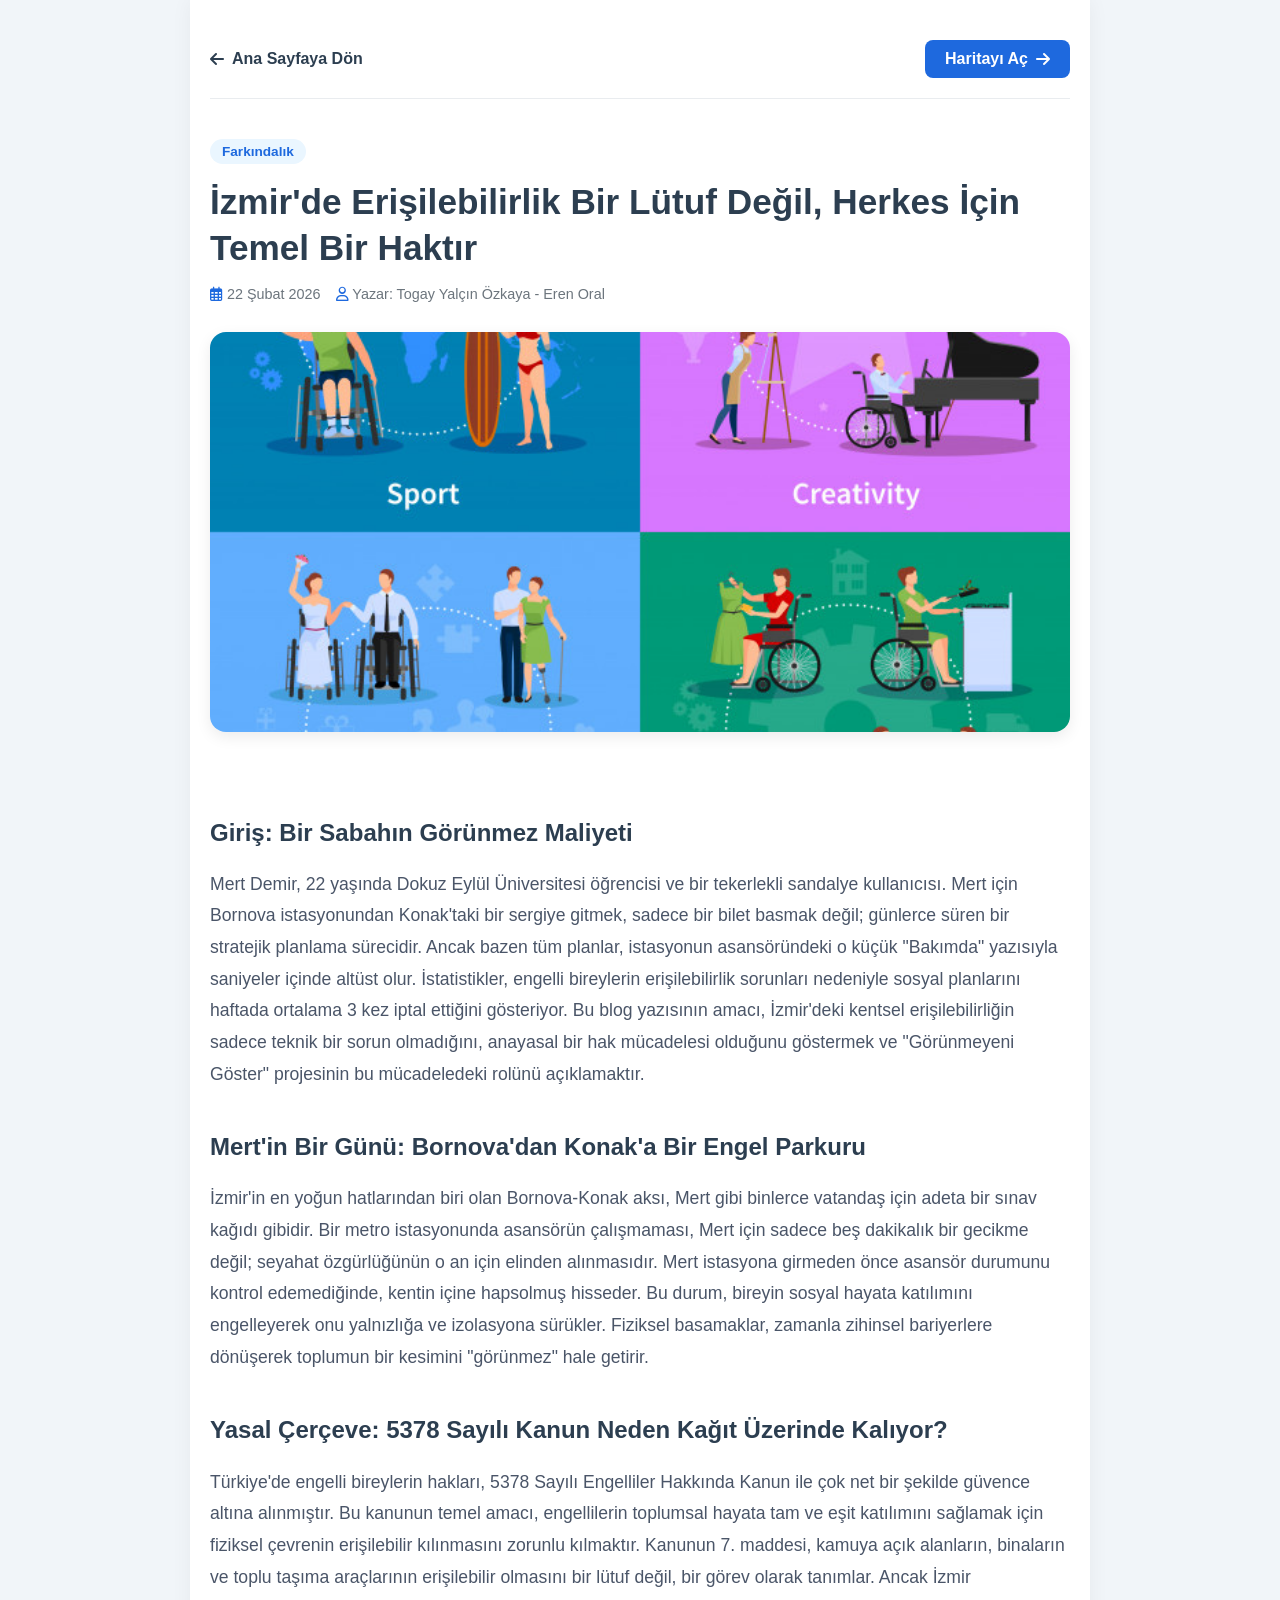
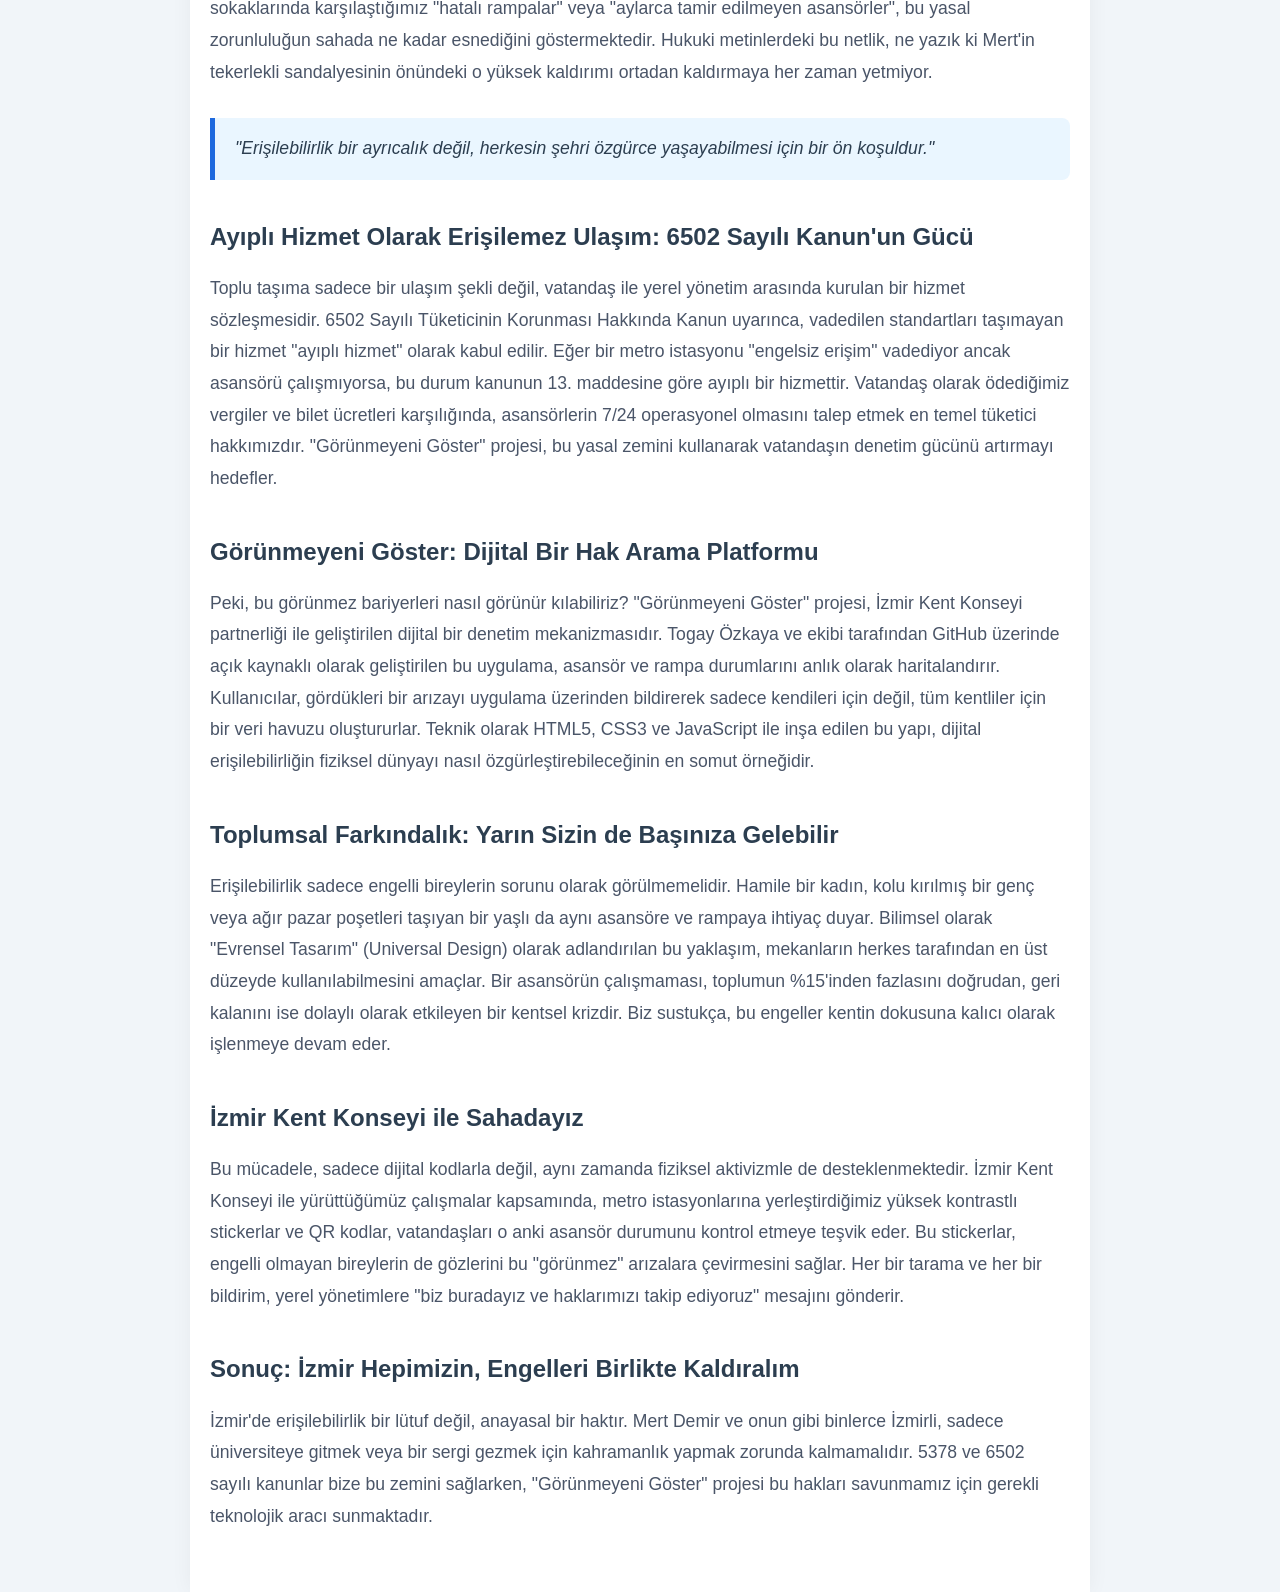
<file: blog1.html>
<!DOCTYPE html>
<html lang="tr">
<head>
    <meta charset="UTF-8">
    <meta name="viewport" content="width=device-width, initial-scale=1.0">
    <title>İzmir'de Erişilebilirlik Bir Lütuf Değil, Herkes İçin Temel Bir Haktır | Visi Blog</title>
    <link rel="stylesheet" href="https://cdnjs.cloudflare.com/ajax/libs/font-awesome/6.4.0/css/all.min.css">
    <link rel="stylesheet" href="style.css?v=14">
</head>
<body style="background-color: #f1f5f9;">

    <div class="blog-page-container">
        
        <nav class="blog-nav">
            <a href="index.html" class="btn-home"><i class="fas fa-arrow-left"></i> Ana Sayfaya Dön</a>
            <a href="harita.html" class="btn-map">Haritayı Aç <i class="fas fa-arrow-right"></i></a>
        </nav>

        <article>
            <span class="blog-category">Farkındalık</span>
            <h1 class="blog-title">İzmir'de Erişilebilirlik Bir Lütuf Değil, Herkes İçin Temel Bir Haktır</h1>
            
            <div class="blog-meta">
                <span><i class="far fa-calendar-alt"></i> 22 Şubat 2026</span>
                <span><i class="far fa-user"></i> Yazar: Togay Yalçın Özkaya - Eren Oral</span>
            </div>

            <img src="eriselebilirlik.png" alt="Erişilebilirlik Farkındalığı" class="blog-hero-image">

            <div class="blog-content">
                <h3>Giriş: Bir Sabahın Görünmez Maliyeti</h3>
                <p>Mert Demir, 22 yaşında Dokuz Eylül Üniversitesi öğrencisi ve bir tekerlekli sandalye kullanıcısı. Mert için Bornova istasyonundan Konak'taki bir sergiye gitmek, sadece bir bilet basmak değil; günlerce süren bir stratejik planlama sürecidir. Ancak bazen tüm planlar, istasyonun asansöründeki o küçük "Bakımda" yazısıyla saniyeler içinde altüst olur. İstatistikler, engelli bireylerin erişilebilirlik sorunları nedeniyle sosyal planlarını haftada ortalama 3 kez iptal ettiğini gösteriyor. Bu blog yazısının amacı, İzmir'deki kentsel erişilebilirliğin sadece teknik bir sorun olmadığını, anayasal bir hak mücadelesi olduğunu göstermek ve "Görünmeyeni Göster" projesinin bu mücadeledeki rolünü açıklamaktır.</p>

                <h3>Mert'in Bir Günü: Bornova'dan Konak'a Bir Engel Parkuru</h3>
                <p>İzmir'in en yoğun hatlarından biri olan Bornova-Konak aksı, Mert gibi binlerce vatandaş için adeta bir sınav kağıdı gibidir. Bir metro istasyonunda asansörün çalışmaması, Mert için sadece beş dakikalık bir gecikme değil; seyahat özgürlüğünün o an için elinden alınmasıdır. Mert istasyona girmeden önce asansör durumunu kontrol edemediğinde, kentin içine hapsolmuş hisseder. Bu durum, bireyin sosyal hayata katılımını engelleyerek onu yalnızlığa ve izolasyona sürükler. Fiziksel basamaklar, zamanla zihinsel bariyerlere dönüşerek toplumun bir kesimini "görünmez" hale getirir.</p>

                <h3>Yasal Çerçeve: 5378 Sayılı Kanun Neden Kağıt Üzerinde Kalıyor?</h3>
                <p>Türkiye'de engelli bireylerin hakları, 5378 Sayılı Engelliler Hakkında Kanun ile çok net bir şekilde güvence altına alınmıştır. Bu kanunun temel amacı, engellilerin toplumsal hayata tam ve eşit katılımını sağlamak için fiziksel çevrenin erişilebilir kılınmasını zorunlu kılmaktır. Kanunun 7. maddesi, kamuya açık alanların, binaların ve toplu taşıma araçlarının erişilebilir olmasını bir lütuf değil, bir görev olarak tanımlar. Ancak İzmir sokaklarında karşılaştığımız "hatalı rampalar" veya "aylarca tamir edilmeyen asansörler", bu yasal zorunluluğun sahada ne kadar esnediğini göstermektedir. Hukuki metinlerdeki bu netlik, ne yazık ki Mert'in tekerlekli sandalyesinin önündeki o yüksek kaldırımı ortadan kaldırmaya her zaman yetmiyor.</p>

                <blockquote>"Erişilebilirlik bir ayrıcalık değil, herkesin şehri özgürce yaşayabilmesi için bir ön koşuldur."</blockquote>

                <h3>Ayıplı Hizmet Olarak Erişilemez Ulaşım: 6502 Sayılı Kanun'un Gücü</h3>
                <p>Toplu taşıma sadece bir ulaşım şekli değil, vatandaş ile yerel yönetim arasında kurulan bir hizmet sözleşmesidir. 6502 Sayılı Tüketicinin Korunması Hakkında Kanun uyarınca, vadedilen standartları taşımayan bir hizmet "ayıplı hizmet" olarak kabul edilir. Eğer bir metro istasyonu "engelsiz erişim" vadediyor ancak asansörü çalışmıyorsa, bu durum kanunun 13. maddesine göre ayıplı bir hizmettir. Vatandaş olarak ödediğimiz vergiler ve bilet ücretleri karşılığında, asansörlerin 7/24 operasyonel olmasını talep etmek en temel tüketici hakkımızdır. "Görünmeyeni Göster" projesi, bu yasal zemini kullanarak vatandaşın denetim gücünü artırmayı hedefler.</p>

                <h3>Görünmeyeni Göster: Dijital Bir Hak Arama Platformu</h3>
                <p>Peki, bu görünmez bariyerleri nasıl görünür kılabiliriz? "Görünmeyeni Göster" projesi, İzmir Kent Konseyi partnerliği ile geliştirilen dijital bir denetim mekanizmasıdır. Togay Özkaya ve ekibi tarafından GitHub üzerinde açık kaynaklı olarak geliştirilen bu uygulama, asansör ve rampa durumlarını anlık olarak haritalandırır. Kullanıcılar, gördükleri bir arızayı uygulama üzerinden bildirerek sadece kendileri için değil, tüm kentliler için bir veri havuzu oluştururlar. Teknik olarak HTML5, CSS3 ve JavaScript ile inşa edilen bu yapı, dijital erişilebilirliğin fiziksel dünyayı nasıl özgürleştirebileceğinin en somut örneğidir.</p>

                <h3>Toplumsal Farkındalık: Yarın Sizin de Başınıza Gelebilir</h3>
                <p>Erişilebilirlik sadece engelli bireylerin sorunu olarak görülmemelidir. Hamile bir kadın, kolu kırılmış bir genç veya ağır pazar poşetleri taşıyan bir yaşlı da aynı asansöre ve rampaya ihtiyaç duyar. Bilimsel olarak "Evrensel Tasarım" (Universal Design) olarak adlandırılan bu yaklaşım, mekanların herkes tarafından en üst düzeyde kullanılabilmesini amaçlar. Bir asansörün çalışmaması, toplumun %15'inden fazlasını doğrudan, geri kalanını ise dolaylı olarak etkileyen bir kentsel krizdir. Biz sustukça, bu engeller kentin dokusuna kalıcı olarak işlenmeye devam eder.</p>

                <h3>İzmir Kent Konseyi ile Sahadayız</h3>
                <p>Bu mücadele, sadece dijital kodlarla değil, aynı zamanda fiziksel aktivizmle de desteklenmektedir. İzmir Kent Konseyi ile yürüttüğümüz çalışmalar kapsamında, metro istasyonlarına yerleştirdiğimiz yüksek kontrastlı stickerlar ve QR kodlar, vatandaşları o anki asansör durumunu kontrol etmeye teşvik eder. Bu stickerlar, engelli olmayan bireylerin de gözlerini bu "görünmez" arızalara çevirmesini sağlar. Her bir tarama ve her bir bildirim, yerel yönetimlere "biz buradayız ve haklarımızı takip ediyoruz" mesajını gönderir.</p>

                <h3>Sonuç: İzmir Hepimizin, Engelleri Birlikte Kaldıralım</h3>
                <p>İzmir'de erişilebilirlik bir lütuf değil, anayasal bir haktır. Mert Demir ve onun gibi binlerce İzmirli, sadece üniversiteye gitmek veya bir sergi gezmek için kahramanlık yapmak zorunda kalmamalıdır. 5378 ve 6502 sayılı kanunlar bize bu zemini sağlarken, "Görünmeyeni Göster" projesi bu hakları savunmamız için gerekli teknolojik aracı sunmaktadır.</p>
            </div>
        </article>
    </div>

</body>
</html>
</file>
<file: style.css>
/* --- GENEL AYARLAR --- */
:root { 
    --primary-color: #1e69de; 
    --primary-light: #eaf6ff; 
    --secondary-color: #2c3e50; 
    --success-color: #27ae60; 
    --danger-color: #c0392b; 
    --warning-color: #f39c12; 
    --light-bg: #f8f9fa; 
    --modal-bg: #f3f4f6; 
    --border-color: #e9ecef; 
    --text-dark: #343a40; 
    --text-muted: #6c757d; 
    --sidebar-width: 360px; 
}
* { margin: 0; padding: 0; box-sizing: border-box; font-family: 'Segoe UI', Roboto, sans-serif; }

/* Ana Sayfa İçin Serbest Bırakma (Blog vs için) */
body { background-color: var(--light-bg); color: var(--text-dark); display: flex; flex-direction: column; overflow-x: hidden; margin: 0; min-height: 100vh; }

/* ========================================================= */
/* HARİTA SAYFASI KİLİDİ (Sayfanın aşağı kaymasını engeller) */
/* ========================================================= */
body.map-page { height: 100vh !important; overflow: hidden !important; }
body.map-page .container { height: 100vh !important; overflow: hidden !important; }

.container { display: flex; flex: 1; position: relative; width: 100%; overflow: hidden; }
button { cursor: pointer; border: none; outline: none; font-family: inherit; }

/* ========================================================= */
/* SOL PANEL (SIDEBAR)                                       */
/* ========================================================= */
.sidebar { 
    width: var(--sidebar-width); 
    background: white; 
    display: flex; 
    flex-direction: column; 
    box-shadow: 2px 0 15px rgba(0,0,0,0.05); 
    z-index: 2000; 
    transition: transform 0.3s ease, margin-left 0.3s ease; 
    height: 100%; 
}
.sidebar.closed { margin-left: calc(var(--sidebar-width) * -1); position: absolute; }

.sidebar-header { padding: 20px; border-bottom: 1px solid var(--border-color); flex-shrink: 0; }
.header-top-section { display: flex; justify-content: space-between; align-items: flex-start; margin-bottom: 20px; }

/* Logo ve Marka Alanı (60px olarak düzeltilmişti, korundu) */
.brand-wrapper { 
    display: flex; 
    align-items: center; 
    gap: 20px; 
    flex: 1; 
    text-decoration: none; 
    color: inherit; 
}

.brand-wrapper img { 
    height: 60px; 
    width: auto; 
}

.brand-text-group { display: flex; flex-direction: column; justify-content: center; }
.brand-title { font-size: 1.35rem; font-weight: 800; color: var(--primary-color); line-height: 1; margin-bottom: 4px; }
.brand-slogan { color: var(--text-muted); font-size: 0.85rem; font-weight: 500; margin: 0; }

.btn-close-sidebar { display: flex; background: none; border: none; color: var(--text-muted); font-size: 1.5rem; width: 40px; height: 40px; align-items: center; justify-content: center; border-radius: 8px; transition: 0.2s; }
.btn-close-sidebar:hover { color: var(--danger-color); background: #fdf2f2; }

.profile-card-mini { display: flex; align-items: center; justify-content: space-between; background: white; padding: 10px 15px; border-radius: 16px; cursor: pointer; border: 2px solid var(--border-color); transition: 0.2s; }
.profile-card-mini:hover { border-color: var(--primary-color); transform: translateY(-2px); box-shadow: 0 5px 15px rgba(30, 105, 222, 0.15); }
.profile-text { text-align: left; }
.p-name { display: block; font-weight: 700; font-size: 0.95rem; color: var(--secondary-color); }
.p-lvl { color: var(--primary-color); font-weight: 600; font-size: 0.8rem; }
.profile-avatar img { width: 38px; height: 38px; border-radius: 50%; border: 2px solid var(--light-bg); object-fit: cover; }

.search-ticker-area { background: var(--light-bg); padding: 15px; border-bottom: 1px solid var(--border-color); flex-shrink: 0; }
.search-box { display: flex; align-items: center; gap: 10px; background: white; border: 1px solid var(--border-color); padding: 10px 15px; border-radius: 8px; margin-bottom: 10px; }
.search-box input { border: none; flex: 1; outline: none; }
.news-ticker { display: flex; align-items: center; gap: 10px; background: white; padding: 8px 12px; border-radius: 6px; font-size: 0.85rem; color: var(--text-muted); border: 1px solid var(--border-color); }
.news-ticker i { color: var(--primary-color); animation: pulse 2s infinite; }
.ticker-wrapper { flex: 1; overflow: hidden; }
.ticker-content { white-space: nowrap; animation: tickerMove 15s linear infinite; }
@keyframes tickerMove { 0% { transform: translateX(100%); } 100% { transform: translateX(-100%); } }
@keyframes pulse { 0% { opacity: 1; } 50% { opacity: 0.5; } 100% { opacity: 1; } }

.list-header { display: flex; justify-content: space-between; align-items: center; padding: 15px 20px; border-bottom: 1px solid var(--border-color); background: white; font-weight: 600; flex-shrink: 0; }
.count-badge { background: var(--border-color); color: var(--text-muted); padding: 2px 8px; border-radius: 12px; font-size: 0.85rem; }

/* ========================================================= */
/* İSTASYON LİSTESİ İÇİN SABİT KAYDIRMA ÇUBUĞU (SCROLLBAR)   */
/* ========================================================= */
.results-list { 
    flex: 1; 
    overflow-y: auto; 
    padding: 15px; 
    background: var(--light-bg); 
    min-height: 0; 
}

.results-list::-webkit-scrollbar { width: 8px; }
.results-list::-webkit-scrollbar-track { background: #f1f5f9; border-radius: 10px; border: 1px solid #e2e8f0; }
.results-list::-webkit-scrollbar-thumb { background: #cbd5e1; border-radius: 10px; }
.results-list::-webkit-scrollbar-thumb:hover { background: var(--primary-color); }

.station-card { background: white; border: 1px solid var(--border-color); border-radius: 10px; padding: 12px 15px; margin-bottom: 10px; display: flex; justify-content: space-between; align-items: center; transition: 0.2s; cursor: pointer; }
.station-card:hover { border-color: var(--primary-color); transform: translateY(-2px); box-shadow: 0 5px 15px rgba(0,0,0,0.05); }
.card-info { flex: 1; }
.card-header { display: flex; align-items: center; gap: 8px; margin-bottom: 5px; font-weight: 600; }
.status-badge { display: inline-flex; align-items: center; gap: 5px; padding: 3px 8px; border-radius: 6px; font-size: 0.75rem; font-weight: 600; }
.status-ok { background: #e8f8f5; color: var(--success-color); }
.status-err { background: #fdedec; color: var(--danger-color); }
.status-pending { background: #fff3cd; color: var(--warning-color); }
.card-actions { display: flex; gap: 8px; }
.btn-icon-action { width: 36px; height: 36px; border-radius: 8px; display: flex; align-items: center; justify-content: center; color: white; transition: 0.2s; background: var(--primary-color); }

/* ========================================================= */
/* HARİTA VE BUTONLAR                                        */
/* ========================================================= */
.map-container { flex: 1; position: relative; height: 100%; width: 100%; background: #e5e5e5; }
#map { position: absolute; top: 0; bottom: 0; left: 0; right: 0; width: 100%; height: 100%; z-index: 1; }

.btn-toggle { position: absolute; top: 20px; left: 20px; z-index: 1500; background: white; width: 45px; height: 45px; border-radius: 50%; box-shadow: 0 4px 10px rgba(0,0,0,0.2); cursor: pointer; display: flex; align-items: center; justify-content: center; font-size: 1.2rem; color: var(--secondary-color); transition: 0.2s; }
.btn-toggle:hover { background: var(--primary-color); color: white; }
.btn-home { position: absolute; top: 20px; right: 20px; z-index: 1500; background: white; width: 45px; height: 45px; border-radius: 50%; box-shadow: 0 4px 10px rgba(0,0,0,0.2); display: flex; align-items: center; justify-content: center; font-size: 1.2rem; color: var(--primary-color); transition: 0.2s; text-decoration: none; }
.btn-home:hover { background: var(--primary-color); color: white; }
.btn-gps { position: absolute; bottom: 30px; right: 20px; z-index: 1001; background: white; width: 45px; height: 45px; border-radius: 50%; box-shadow: 0 4px 10px rgba(0,0,0,0.2); cursor: pointer; display: flex; align-items: center; justify-content: center; color: var(--text-dark); transition: 0.2s; font-size: 1.2rem; }
.leaflet-top.leaflet-left { margin-top: 80px; }

.map-legend { position: absolute; bottom: 30px; z-index: 1001; background: white; padding: 15px 20px; border-radius: 12px; box-shadow: 0 5px 25px rgba(0,0,0,0.1); transition: 0.3s; }
.map-legend h4 { font-size: 0.9rem; margin-bottom: 10px; font-weight: 700; }
.map-legend ul { list-style: none; }
.map-legend li { display: flex; align-items: center; gap: 10px; font-size: 0.85rem; margin-bottom: 5px; color: var(--text-muted); }
.legend-dot { width: 12px; height: 12px; border-radius: 50%; }
.legend-dot.status-ok { background: var(--success-color); }
.legend-dot.status-err { background: var(--danger-color); }
.legend-dot.status-pending { background: var(--warning-color); }
@media (min-width: 769px) { .map-legend { left: 380px; } body:has(.sidebar.closed) .map-legend { left: 20px; } }

/* ========================================================= */
/* MODALLAR GENEL                                            */
/* ========================================================= */
.modal { display: none; position: fixed; top: 0; left: 0; width: 100%; height: 100%; background: rgba(0,0,0,0.6); z-index: 3000; justify-content: center; align-items: center; backdrop-filter: blur(5px); }
.modal-content { background: white; border-radius: 16px; overflow: hidden; box-shadow: 0 25px 50px rgba(0,0,0,0.25); position: relative; }
.close-icon-light, .close-icon-dark, .close-btn { position: absolute; top: 20px; right: 25px; font-size: 28px; cursor: pointer; z-index: 50; background: white; width: 35px; height: 35px; display: flex; align-items: center; justify-content: center; border-radius: 50%; box-shadow: 0 2px 10px rgba(0,0,0,0.1); color: var(--text-muted); transition: 0.2s; }
.close-icon-dark:hover, .close-btn:hover { color: var(--danger-color); }

/* ========================================================= */
/* GİRİŞ YAP & KAYIT OL - KARAKTER ANİMASYONLARI             */
/* ========================================================= */
.login-modal-design { width: 850px; max-width: 95%; display: flex; height: 550px; max-height: 90vh; }
.lm-left { flex: 1; background: #eaf0f6; position: relative; display: flex; justify-content: center; align-items: flex-end; overflow: hidden; }

/* FİLİGRAN LOGO EKLENTİSİ - OPACITY 0.25 OLARAK ARTIRILDI */
.lm-left::before {
    content: "";
    position: absolute;
    top: 0;
    left: 0;
    width: 100%;
    height: 100%;
    background-image: url("vizi-logo.png");
    background-repeat: no-repeat;
    background-position: center;
    background-size: 50%; /* Logonun büyüklüğü */
    opacity: 0.25; /* GÖRÜNÜRLÜK ARTIRILDI (%25) */
    z-index: 0; /* Arka planda kalmasını sağlar */
}

/* Karakterlerin logonun üstünde kalması için z-index korundu */
.interactive-blobs { position: relative; width: 260px; height: 210px; z-index: 1; }
.blob { position: absolute; bottom: 0; transition: transform 0.3s ease; display: flex; flex-direction: column; align-items: center; justify-content: center; }

.blob-purple { width: 90px; height: 160px; background: #6c38ff; left: 20px; border-radius: 45px 45px 0 0; z-index: 1; }
.blob-purple .eyes { display: flex; gap: 15px; margin-bottom: 10px; transition: all 0.3s ease;}
.blob-purple .eye { width: 18px; height: 18px; background: white; border-radius: 50%; display: flex; justify-content: center; align-items: center; transition: 0.2s; overflow: hidden; }
.blob-purple .pupil { width: 8px; height: 8px; background: #000; border-radius: 50%; transition: transform 0.1s, opacity 0.2s; }
.blob-purple .mouth { width: 12px; height: 4px; background: rgba(0,0,0,0.3); border-radius: 2px; transition: all 0.3s ease;}

.blob-black { width: 60px; height: 110px; background: #1a1a1a; left: 100px; border-radius: 30px 30px 0 0; z-index: 2; }
.blob-black .eyes { display: flex; gap: 10px; margin-bottom: 5px; transition: all 0.3s ease;}
.blob-black .eye { width: 14px; height: 14px; background: white; border-radius: 50%; display: flex; justify-content: center; align-items: center; transition: 0.2s; overflow: hidden; }
.blob-black .pupil { width: 6px; height: 6px; background: #000; border-radius: 50%; transition: transform 0.1s, opacity 0.2s; }

.blob-yellow { width: 60px; height: 80px; background: #ffc824; left: 160px; border-radius: 30px 30px 0 0; z-index: 3; }
.blob-yellow .eyes { display: flex; gap: 12px; margin-bottom: 8px; transition: all 0.3s ease;}
.blob-yellow .eye { width: 10px; height: 10px; background: transparent; display: flex; justify-content: center; align-items: center; transition: 0.2s; }
.blob-yellow .pupil { width: 10px; height: 10px; background: #000; border-radius: 50%; transition: transform 0.1s, height 0.2s; }
.blob-yellow .mouth { width: 8px; height: 3px; background: #333; border-radius: 2px; transition: all 0.3s ease;}

.blob-orange { width: 140px; height: 80px; background: #ff7e33; left: -20px; border-radius: 70px 70px 0 0; z-index: 4; padding-top: 20px; justify-content: flex-start; }
.blob-orange .eyes { display: flex; gap: 20px; margin-bottom: 12px; transition: all 0.3s ease;}
.blob-orange .eye { width: 12px; height: 12px; background: transparent; display: flex; justify-content: center; align-items: center; transition: 0.2s; }
.blob-orange .pupil { width: 12px; height: 12px; background: #000; border-radius: 50%; transition: transform 0.1s, height 0.2s; }
.blob-orange .mouth { width: 16px; height: 8px; border-bottom: 3px solid #333; border-radius: 0 0 16px 16px; transition: all 0.3s ease;}

.blindfolded .blob-purple .eye, .blindfolded .blob-black .eye { height: 4px; background: #333; border-radius: 2px; margin-top: 7px; }
.blindfolded .blob-purple .pupil, .blindfolded .blob-black .pupil { opacity: 0; }
.blindfolded .blob-yellow .pupil, .blindfolded .blob-orange .pupil { height: 4px; border-radius: 2px; margin-top: 4px; }
.blindfolded .blob-purple .mouth, .blindfolded .blob-yellow .mouth, .blindfolded .blob-orange .mouth {
    height: 10px; width: 10px; border-radius: 50%; border: 3px solid #333; background: transparent; border-bottom: 3px solid #333;
}

.lm-right { flex: 1.2; padding: 50px 40px; display: flex; flex-direction: column; position: relative; background: white; overflow-y: auto; }
.lm-right::-webkit-scrollbar { width: 6px; }
.lm-right::-webkit-scrollbar-track { background: transparent; }
.lm-right::-webkit-scrollbar-thumb { background: #cbd5e1; border-radius: 10px; }

/* Giriş modalları logo boyutu korundu (45px) */
.lm-right img[alt="Vizi Logo"] {
    height: 45px;
    width: auto;
    object-fit: contain;
}

.auth-tabs { display: flex; gap: 20px; margin-bottom: 25px; border-bottom: 2px solid #e0e0e0; }
.auth-tab { background: transparent; border: none; padding: 5px 5px 10px; font-size: 1.3rem; font-weight: 800; color: #a0aec0; cursor: pointer; position: relative; transition: 0.3s; }
.auth-tab.active { color: var(--secondary-color); }
.auth-tab.active::after { content: ''; position: absolute; bottom: -2px; left: 0; width: 100%; height: 4px; background: var(--primary-color); border-radius: 4px 4px 0 0; }
.lm-subtext { color: var(--text-muted); margin-bottom: 20px; font-size: 0.95rem; }
.login-form input { width: 100%; padding: 14px 20px; border: 2px solid var(--border-color); border-radius: 12px; margin-bottom: 12px; font-size: 1rem; outline: none; transition: 0.3s; background: var(--light-bg); }
.login-form input:focus { border-color: var(--primary-color); background: white; }
.terms-box { display: flex; align-items: flex-start; gap: 12px; margin-bottom: 20px; font-size: 0.85rem; color: var(--text-muted); cursor: pointer; }
.terms-box input[type="checkbox"] { margin-top: 3px; width: 18px; height: 18px; cursor: pointer; accent-color: var(--primary-color); }
.btn-login-mail { width: 100%; padding: 16px; background: var(--secondary-color); color: white; border-radius: 12px; font-size: 1.1rem; font-weight: bold; border: none; cursor: pointer; transition: 0.2s; margin-bottom: 20px; }
.btn-login-mail:hover { background: #1a252f; }
.divider { display: flex; align-items: center; color: #aaa; margin-bottom: 20px; font-size: 0.9rem; }
.divider::before, .divider::after { content: ''; flex: 1; border-bottom: 1px solid #eee; }
.divider::before { margin-right: .5em; } .divider::after { margin-left: .5em; }
.btn-google-login { width: 100%; padding: 15px; border: 2px solid var(--border-color); background: white; border-radius: 12px; cursor: pointer; display: flex; align-items: center; justify-content: center; gap: 15px; font-size: 1.05rem; font-weight: 600; transition: 0.2s; color: var(--text-dark); }

/* ========================================================= */
/* PROFİL MODALI                                             */
/* ========================================================= */
.profile-modal-design { width: 550px; max-width: 95%; border-radius: 24px; }
.pm-header { background: linear-gradient(135deg, var(--primary-color) 0%, #4ade80 100%); color: white; padding: 40px 35px 35px; position: relative; }
.pm-user-info { display: flex; align-items: center; gap: 25px; position: relative; z-index: 2; }
.pm-avatar-wrapper { position: relative; }
.pm-avatar { width: 90px; height: 90px; border-radius: 50%; background: white; border: 4px solid rgba(255,255,255,0.4); object-fit: cover; }
.pm-level-badge { position: absolute; bottom: -8px; left: 50%; transform: translateX(-50%); background: #f39c12; color: white; font-size: 0.8rem; font-weight: 800; padding: 4px 12px; border-radius: 15px; border: 2px solid white; }
.pm-text h2 { font-size: 1.6rem; margin-bottom: 6px; font-weight: 800; }
.pm-text p { font-size: 1rem; opacity: 0.95; font-weight: 500; }
.pm-body { padding: 35px; background: white; }
.pm-stats-row { display: flex; gap: 15px; margin-bottom: 35px; }
.pm-stat-box { flex: 1; background: #f8fafc; border: 1px solid #e2e8f0; text-align: center; padding: 20px 10px; border-radius: 16px; }
.pm-stat-box i { font-size: 1.8rem; margin-bottom: 12px; display: inline-block; }
.pm-stat-box h3 { font-size: 1.7rem; color: var(--secondary-color); font-weight: 800; margin-bottom: 4px; }
.pm-stat-box p { font-size: 0.85rem; color: var(--text-muted); font-weight: 700; }
.pm-progress-area { margin-bottom: 35px; background: #f8fafc; padding: 20px 25px; border-radius: 16px; border: 1px dashed #cbd5e1; }
.pm-prog-labels { display: flex; justify-content: space-between; align-items: center; font-size: 0.9rem; font-weight: 800; margin-bottom: 15px; }
.pm-prog-bg { width: 100%; height: 16px; background: #e2e8f0; border-radius: 8px; overflow: hidden; }
.pm-prog-fill { height: 100%; background: linear-gradient(to right, var(--primary-color), var(--success-color)); border-radius: 8px; }
.pm-section-title { font-size: 1.15rem; color: var(--secondary-color); margin-bottom: 15px; font-weight: 800; }
.pm-badges-grid { display: grid; grid-template-columns: repeat(auto-fit, minmax(150px, 1fr)); gap: 15px; }
.pm-badge-card { background: white; border: 1px solid #e2e8f0; padding: 15px; border-radius: 16px; display: flex; align-items: center; gap: 15px; }
.pm-badge-card.locked { opacity: 0.55; filter: grayscale(100%); background: #f8fafc; }
.badge-icon { width: 45px; height: 45px; background: var(--primary-light); color: var(--primary-color); border-radius: 12px; display: flex; align-items: center; justify-content: center; font-size: 1.5rem; }
.badge-info h5 { font-size: 1rem; color: var(--secondary-color); margin-bottom: 4px; font-weight: 800; }
.badge-info small { font-size: 0.75rem; color: var(--text-muted); display: block; font-weight: 500; }
.pm-footer-action { margin-top: 30px; text-align: center; }
.btn-logout { padding: 12px 25px; background: transparent; border: 2px solid #fee2e2; color: #ef4444; border-radius: 12px; font-weight: 700; font-size: 0.95rem; cursor: pointer; transition: 0.3s; }

/* ========================================================= */
/* BİLDİRİM VE DOĞRULAMA MODALLARI                           */
/* ========================================================= */
.report-modal-design { width: 900px; max-width: 95%; height: 650px; display: flex; flex-direction: column; border-radius: 20px; }
.modal-header { display: flex; justify-content: space-between; align-items: center; padding: 20px 30px; border-bottom: 1px solid #f0f0f0; background: white; }
.modal-header h2 { font-size: 1.4rem; color: var(--secondary-color); font-weight: 800; }
.modal-body { display: flex; flex: 1; overflow: hidden; }
.visual-container { flex: 4; position: relative; border-right: 1px solid #f0f0f0; background: #fafafa; }
#mini-map { width: 100%; height: 100%; z-index: 1; position: absolute; top: 0; bottom: 0; left: 0; right: 0; }
.mini-map-overlay { position: absolute; bottom: 20px; left: 50%; transform: translateX(-50%); background: white; padding: 10px 25px; border-radius: 30px; font-size: 0.95rem; z-index: 1000; font-weight: 700; color: var(--primary-color); box-shadow: 0 4px 15px rgba(0,0,0,0.1); pointer-events: none; }

.form-container { flex: 3; padding: 30px; background: #ffffff; overflow-y: auto; display: flex; flex-direction: column; }
.form-container::-webkit-scrollbar { width: 6px; }
.form-container::-webkit-scrollbar-track { background: transparent; }
.form-container::-webkit-scrollbar-thumb { background: #cbd5e1; border-radius: 10px; }

.form-friendly-header { text-align: center; margin-bottom: 20px; }
.form-friendly-header h3 { font-size: 1.3rem; color: var(--secondary-color); font-weight: 800; margin-bottom: 5px; }
.form-friendly-header p { font-size: 0.95rem; color: var(--text-muted); }

.issue-types-grid { display: flex; gap: 15px; margin-bottom: 20px; }
.issue-option { flex: 1; cursor: pointer; position: relative; }
.issue-option input { display: none; }
.issue-box { display: flex; flex-direction: column; align-items: center; justify-content: center; gap: 10px; padding: 20px 10px; border: 2px solid #e2e8f0; border-radius: 16px; background: #f8fafc; color: #64748b; transition: all 0.3s ease; height: 100%; box-shadow: 0 2px 5px rgba(0,0,0,0.02); }
.issue-box i { font-size: 2.2rem; transition: transform 0.3s; color: #94a3b8; }
.issue-box span { font-weight: 800; font-size: 0.95rem; letter-spacing: 0.5px; }
.issue-option:hover .issue-box { border-color: #cbd5e1; transform: translateY(-3px); box-shadow: 0 5px 15px rgba(0,0,0,0.05); }
.issue-option input:checked + .issue-box { border-color: var(--primary-color); background: var(--primary-light); color: var(--primary-color); box-shadow: 0 8px 20px rgba(30, 105, 222, 0.15); transform: translateY(-3px); }
.issue-option input:checked + .issue-box i { color: var(--primary-color); transform: scale(1.1); }

.selection-alert { padding: 12px; background: #fffbeb; border: 2px dashed #fcd34d; margin-bottom: 20px; border-radius: 12px; text-align: center; color: #b45309; font-size: 0.95rem; font-weight: 600; }
.selection-alert.selected { background: #f0fdf4; color: #15803d; border-color: #86efac; border-style: solid; }
.file-upload-wrapper { width: 100%; padding: 25px 20px; border: 2px dashed #cbd5e1; border-radius: 16px; background: #f8fafc; text-align: center; cursor: pointer; margin-bottom: 20px; display: flex; flex-direction: column; align-items: center; gap: 8px; transition: 0.3s; }
.file-upload-wrapper:hover { border-color: var(--primary-color); background: var(--primary-light); }
.file-upload-wrapper #file-label, .file-upload-wrapper #verify-file-label { font-weight: 800; font-size: 1.05rem; color: var(--secondary-color); }
@keyframes shake { 0%, 100% { transform: translateX(0); } 25%, 75% { transform: translateX(-5px); } 50% { transform: translateX(5px); } }
.shake-animation { animation: shake 0.4s ease-in-out; border-color: var(--danger-color) !important; background: #fef2f2 !important; color: var(--danger-color) !important; }
textarea { width: 100%; padding: 15px; border: 2px solid #e2e8f0; border-radius: 16px; resize: none; margin-bottom: 10px; font-size: 0.95rem; outline: none; background: #f8fafc; height: 80px; color: var(--text-dark); }
.btn-submit { width: 100%; padding: 16px; background: linear-gradient(135deg, var(--primary-color) 0%, #3a7bd5 100%); color: white; border-radius: 16px; font-weight: 800; font-size: 1.15rem; border: none; cursor: pointer; transition: 0.3s; margin-top: auto; }

.verify-modal-design { width: 500px; text-align: center; border-radius: 20px; padding: 10px; }
.vm-header { padding: 20px; border-bottom: 1px solid #f0f0f0; }
.vm-header h3 { font-size: 1.3rem; color: var(--secondary-color); font-weight: 800; margin: 0; }
.vm-body { padding: 25px; display: flex; flex-direction: column; }
.vm-actions { display: flex; flex-direction: column; gap: 15px; margin-top: 10px; }
.btn-verify-action { display: flex; align-items: center; padding: 15px 20px; border: 2px solid #e2e8f0; border-radius: 16px; background: #f8fafc; text-align: left; cursor: pointer; transition: 0.3s; }
.btn-verify-action .icon-box { width: 45px; height: 45px; border-radius: 12px; background: white; display: flex; align-items: center; justify-content: center; font-size: 1.4rem; margin-right: 20px; }
.btn-still-broken .icon-box { color: var(--danger-color); }
.btn-fixed .icon-box { color: var(--success-color); }
.btn-verify-action .action-text strong { display: block; font-size: 1.1rem; color: var(--secondary-color); margin-bottom: 3px; }

/* MOBİL ÖZEL AYARLAR */
@media (max-width: 768px) {
    .sidebar { width: 100%; position: absolute; z-index: 99999; }
    .sidebar.closed { transform: translateX(-100%); margin-left: 0; }
    .login-modal-design { flex-direction: column; height: auto; max-height: 90vh; }
    .lm-left { display: none; }
    .lm-right { padding: 30px 20px; }
    .report-modal-design { width: 95%; height: 95dvh; }
    .modal-body { flex-direction: column; }
    .visual-container { flex: none; height: 250px; border-right: none; border-bottom: 1px solid var(--border-color); }
    .form-container { flex: 1; overflow-y: auto; padding: 20px; }
    .map-legend { left: 10px; bottom: 85px; max-width: 60%; transform: scale(0.9); transform-origin: bottom left; }
    .btn-gps { bottom: 25px; right: 20px; }
}

/* ========================================================= */
/* BLOG SAYFALARI İÇİN ÖZEL TASARIM                          */
/* ========================================================= */
.blog-page-container { max-width: 900px; margin: 0 auto; padding: 40px 20px; background-color: white; min-height: 100vh; box-shadow: 0 0 20px rgba(0,0,0,0.05); }
.blog-nav { display: flex; justify-content: space-between; align-items: center; margin-bottom: 40px; padding-bottom: 20px; border-bottom: 1px solid var(--border-color); }
.blog-nav .btn-home { position: static; box-shadow: none; background: transparent; color: var(--secondary-color); width: auto; height: auto; border-radius: 0; display: flex; align-items: center; gap: 8px; font-size: 1rem; font-weight: 600; }
.blog-nav .btn-home:hover { color: var(--primary-color); background: transparent; transform: translateX(-5px); }
.blog-nav .btn-map { background: var(--primary-color); color: white; text-decoration: none; padding: 10px 20px; border-radius: 8px; font-weight: 700; display: flex; align-items: center; gap: 8px; transition: 0.3s; }
.blog-nav .btn-map:hover { background: #1557b0; transform: translateY(-2px); box-shadow: 0 4px 10px rgba(30, 105, 222, 0.3); }
.blog-category { display: inline-block; background: var(--primary-light); color: var(--primary-color); padding: 5px 12px; border-radius: 20px; font-size: 0.85rem; font-weight: 700; margin-bottom: 15px; }
.blog-title { font-size: 2.2rem; color: var(--secondary-color); font-weight: 800; line-height: 1.3; margin-bottom: 15px; }
.blog-meta { color: var(--text-muted); font-size: 0.9rem; display: flex; align-items: center; gap: 15px; margin-bottom: 30px; }
.blog-meta i { color: var(--primary-color); }
.blog-hero-image { width: 100%; height: auto; max-height: 400px; object-fit: cover; border-radius: 16px; margin-bottom: 40px; box-shadow: 0 5px 15px rgba(0,0,0,0.08); }
.blog-content { font-size: 1.1rem; line-height: 1.8; color: #4a5568; }
.blog-content h3 { color: var(--secondary-color); font-size: 1.5rem; font-weight: 800; margin-top: 35px; margin-bottom: 15px; }
.blog-content p { margin-bottom: 20px; }
.blog-content blockquote { border-left: 5px solid var(--primary-color); background: var(--primary-light); padding: 15px 20px; margin: 30px 0; font-style: italic; color: var(--secondary-color); border-radius: 0 8px 8px 0; }
@media (max-width: 768px) { .blog-page-container { padding: 20px 15px; } .blog-title { font-size: 1.8rem; } .blog-content { font-size: 1rem; } }

/* ========================================================= */
/* ANA SAYFA BLOG KARTLARI (KUSURSUZ GRID SİSTEMİ)           */
/* ========================================================= */
.blog-section {
    padding: 60px 20px;
    background-color: var(--light-bg);
}

.blog-grid {
    display: grid;
    grid-template-columns: repeat(auto-fit, minmax(320px, 1fr));
    gap: 30px;
    max-width: 1100px;
    margin: 0 auto;
}

.blog-card {
    background: white;
    border-radius: 16px;
    box-shadow: 0 4px 15px rgba(0,0,0,0.05);
    overflow: hidden;
    display: flex;
    flex-direction: column;
    border: 1px solid var(--border-color);
    transition: transform 0.3s ease;
    height: 100%; 
}

.blog-card:hover {
    transform: translateY(-8px);
    box-shadow: 0 12px 25px rgba(0,0,0,0.1);
}

.blog-image {
    width: 100%;
    height: 220px;
    object-fit: cover;
    display: block;
    border-bottom: 1px solid var(--border-color);
}

.blog-card-content {
    padding: 25px;
    display: flex;
    flex-direction: column;
    flex-grow: 1; 
}

.blog-tag {
    align-self: flex-start; 
    background-color: var(--primary-light);
    color: var(--primary-color);
    padding: 6px 14px;
    border-radius: 20px;
    font-size: 0.8rem;
    font-weight: 800;
    margin-bottom: 15px;
}

.blog-card-content h3 {
    font-size: 1.25rem;
    color: var(--secondary-color);
    font-weight: 800;
    line-height: 1.4;
    margin: 0 0 12px 0;
}

.blog-card-content p {
    color: var(--text-muted);
    font-size: 0.95rem;
    line-height: 1.6;
    margin: 0 0 20px 0;
    flex-grow: 1; 
}

.read-more {
    color: var(--primary-color);
    font-weight: 700;
    text-decoration: none;
    display: inline-flex;
    align-items: center;
    gap: 8px;
    margin-top: auto; 
    font-size: 1rem;
    transition: 0.2s ease;
}

.read-more:hover {
    color: #1557b0;
    gap: 12px; 
}

/* ==================================================
   MOBİL PROFİL EKRANI KUSURSUZ HİZALAMA
   ================================================== */
@media (max-width: 768px) {
    .pm-progress-area {
        display: flex;
        flex-wrap: wrap;
        justify-content: space-between;
        padding: 20px 15px;
    }
    
    /* İçindeki yazıları serbest bırakıp sıralamalarını (order) değiştiriyoruz */
    .pm-prog-labels {
        display: contents; 
    }
    
    /* 1. Sırada: Seviye 1 */
    .pm-prog-labels .lvl-current {
        order: 1;
        font-size: 1rem;
        font-weight: 800;
        color: var(--secondary-color);
    }
    
    /* 2. Sırada: Seviye 2 */
    .pm-prog-labels .lvl-next {
        order: 2;
        font-size: 1rem;
        font-weight: 800;
        color: var(--secondary-color);
    }
    
    /* 3. Sırada: İlerleme Çubuğunun Kendisi */
    .pm-prog-bg {
        order: 3;
        width: 100%;
        margin-top: 10px;
        margin-bottom: 12px;
    }
    
    /* 4. Sırada (En Altta): Kalan XP Yazısı */
    .pm-prog-labels .xp-text-friendly {
        order: 4;
        width: 100%;
        text-align: center;
        font-size: 0.9rem;
        color: var(--primary-color);
        background: var(--primary-light);
        padding: 6px;
        border-radius: 10px;
        margin-bottom: 0;
    }

    /* Üstteki 3'lü istatistik kutusunu mobilde daha ferah yap */
    .pm-stats-row { gap: 8px; margin-bottom: 25px; }
    .pm-stat-box { padding: 12px 5px; }
    .pm-stat-box h3 { font-size: 1.35rem; margin-bottom: 3px; }
    .pm-stat-box p { font-size: 0.75rem; }
}
</file>
